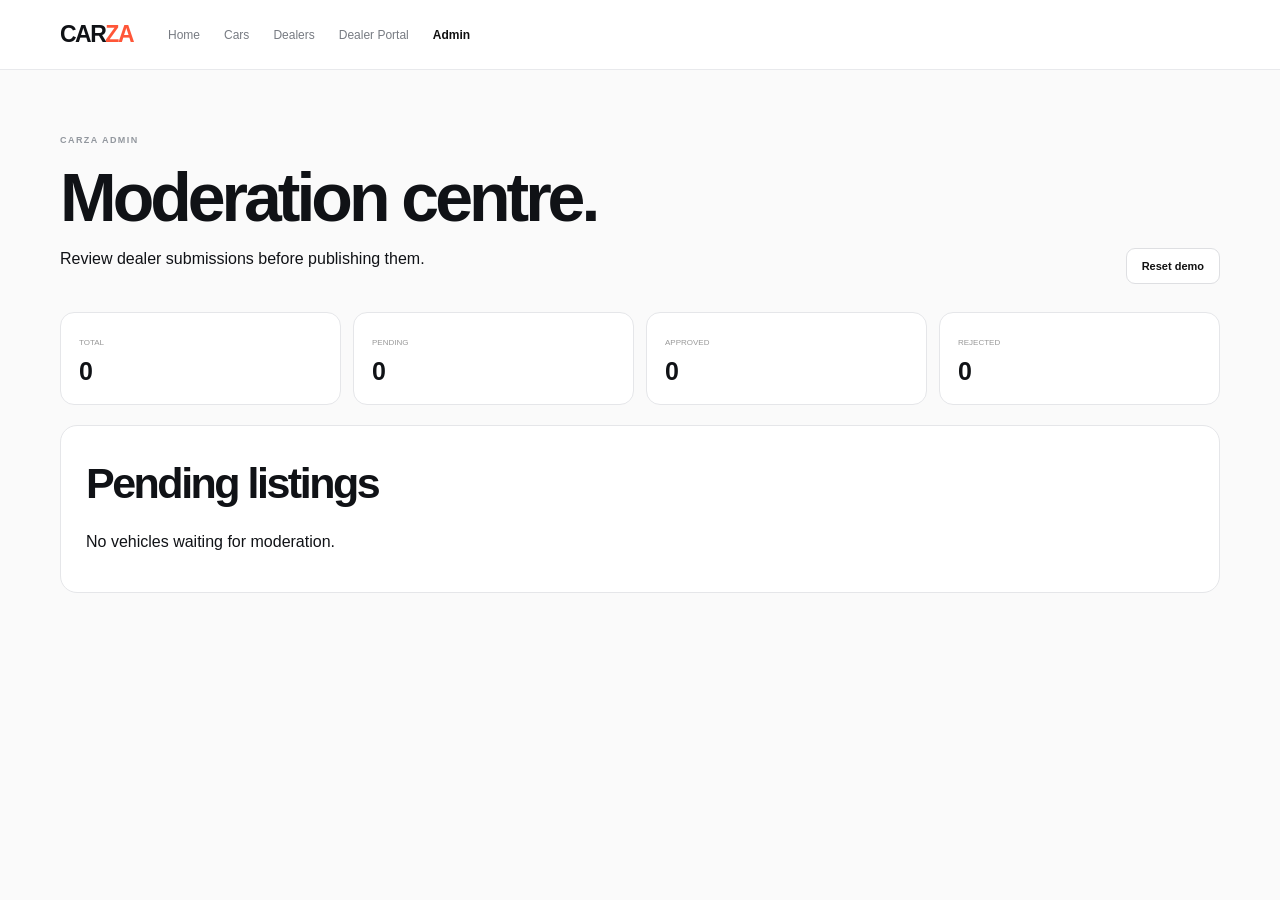
<file: admin.html>
<!DOCTYPE html>
<html lang="en">

<head>

<meta charset="UTF-8">

<meta
name="viewport"
content="width=device-width, initial-scale=1.0"
>

<title>Admin — CARZA</title>

<link rel="stylesheet" href="styles.css">

</head>

<body>

<header>

<div class="container nav">

<a href="index.html" class="logo">
CAR<span>ZA</span>
</a>

<nav>

<a href="index.html">Home</a>
<a href="cars.html">Cars</a>
<a href="dealers.html">Dealers</a>
<a href="dealer.html">Dealer Portal</a>
<a href="admin.html" class="active">Admin</a>

</nav>

</div>

</header>


<main class="portal">

<div class="container">

<div class="dashboard-top">

<div>

<div class="eyebrow">
CARZA ADMIN
</div>

<h1>
Moderation centre.
</h1>

<p>
Review dealer submissions before publishing them.
</p>

</div>


<button
class="outline-button"
onclick="resetDemoData()"
>
Reset demo
</button>

</div>


<div id="adminStats" class="stats"></div>


<section class="panel">

<h2>
Pending listings
</h2>

<div id="moderationQueue"></div>

</section>

</div>

</main>


<script src="app.js"></script>

</body>

</html>
</file>
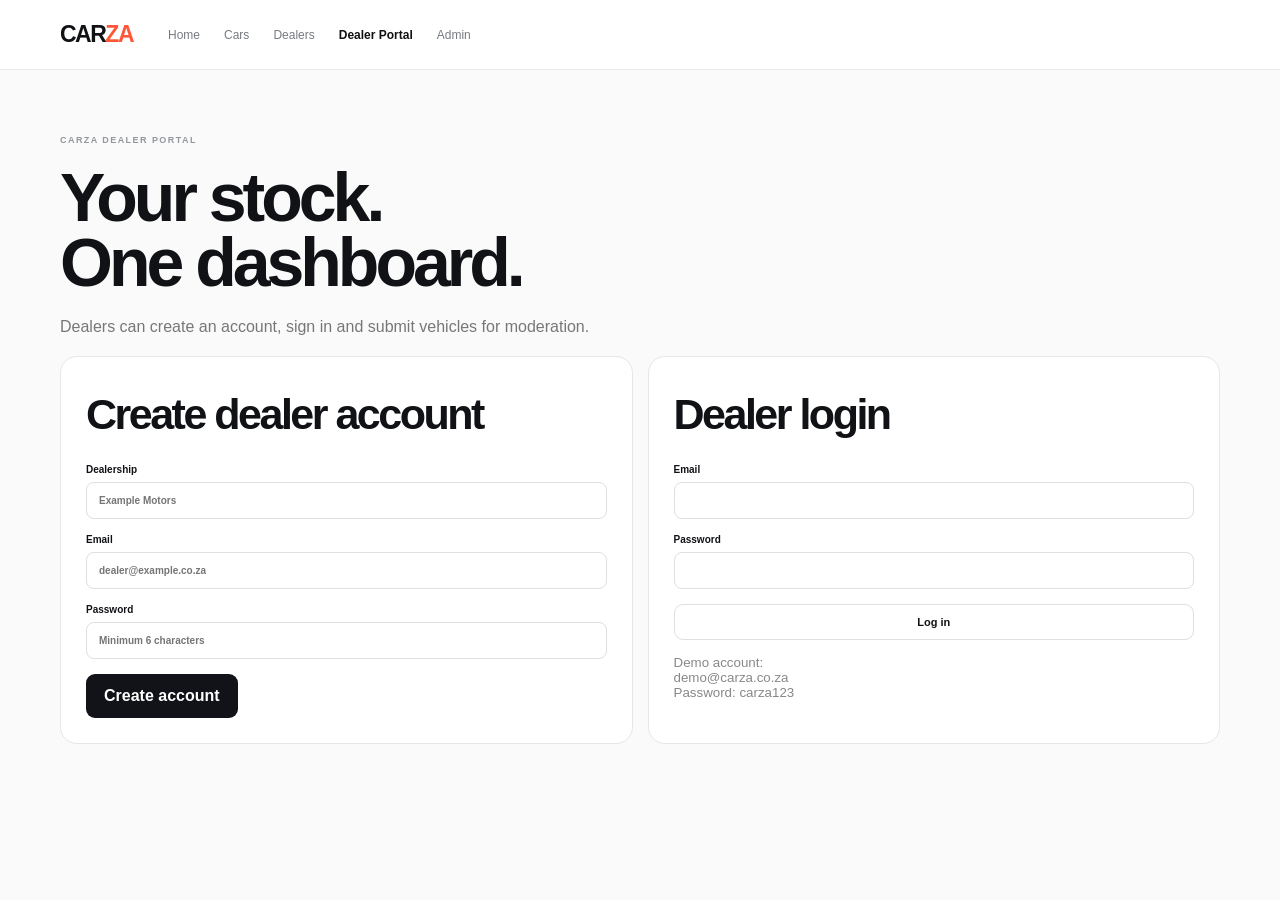
<file: dealer.html>
<!DOCTYPE html>
<html lang="en">

<head>

<meta charset="UTF-8">
<meta name="viewport" content="width=device-width, initial-scale=1.0">

<title>Dealer Portal — CARZA</title>

<link rel="stylesheet" href="styles.css">

</head>

<body>

<header>

<div class="container nav">

<a href="index.html" class="logo">
CAR<span>ZA</span>
</a>

<nav id="mainNav">

<a href="index.html">Home</a>
<a href="cars.html">Cars</a>
<a href="dealers.html">Dealers</a>
<a href="dealer.html" class="active">Dealer Portal</a>
<a href="admin.html">Admin</a>

</nav>

<button class="menu-button" onclick="toggleMenu()">☰</button>

</div>

</header>


<main class="portal">

<div class="container">


<div id="authentication">

<div class="portal-heading">

<div class="eyebrow">
CARZA DEALER PORTAL
</div>

<h1>
Your stock.<br>
One dashboard.
</h1>

<p>
Dealers can create an account, sign in and submit vehicles
for moderation.
</p>

</div>


<div class="auth-grid">


<form id="signupForm" class="panel">

<h2>Create dealer account</h2>

<label>

Dealership

<input
id="signupName"
required
placeholder="Example Motors"
>

</label>


<label>

Email

<input
id="signupEmail"
type="email"
required
placeholder="dealer@example.co.za"
>

</label>


<label>

Password

<input
id="signupPassword"
type="password"
required
minlength="6"
placeholder="Minimum 6 characters"
>

</label>


<button class="primary-button">
Create account
</button>

</form>



<form id="loginForm" class="panel">

<h2>Dealer login</h2>

<label>

Email

<input
id="loginEmail"
type="email"
required
>

</label>


<label>

Password

<input
id="loginPassword"
type="password"
required
>

</label>


<button class="outline-button full-width">
Log in
</button>

<small>
Demo account:<br>
demo@carza.co.za<br>
Password: carza123
</small>

</form>

</div>

</div>



<div id="dashboard" class="hidden">

<div class="dashboard-top">

<div>

<div class="eyebrow">
DEALER DASHBOARD
</div>

<h1 id="dealerWelcome"></h1>

</div>

<button
class="outline-button"
onclick="logoutDealer()"
>
Log out
</button>

</div>


<div id="dealerStats" class="stats"></div>


<section class="panel">

<div class="panel-heading">

<h2>Your stock</h2>

<button
class="primary-button"
onclick="showVehicleForm()"
>
+ Add vehicle
</button>

</div>


<div id="dealerStock"></div>

</section>

</div>



<div id="vehicleUpload" class="hidden">

<div class="dashboard-top">

<div>

<div class="eyebrow">
NEW LISTING
</div>

<h1>Add a vehicle.</h1>

</div>

<button
class="outline-button"
onclick="showDashboard()"
>
← Back
</button>

</div>


<form id="vehicleForm" class="panel">

<div class="form-grid">


<label>
Make
<input id="vehicleMake" required>
</label>


<label>
Model
<input id="vehicleModel" required>
</label>


<label>
Year
<input id="vehicleYear" type="number" required>
</label>


<label>
Price
<input id="vehiclePrice" type="number" required>
</label>


<label>
Mileage
<input id="vehicleMileage" type="number" required>
</label>


<label>
Location
<input
id="vehicleLocation"
required
placeholder="Johannesburg"
>
</label>


<label>
Body type

<select id="vehicleBody">

<option>SUV</option>
<option>Sedan</option>
<option>Bakkie</option>
<option>Hatchback</option>

</select>

</label>


<label>
Transmission

<select id="vehicleTransmission">

<option>Automatic</option>
<option>Manual</option>

</select>

</label>


<label>
Fuel

<select id="vehicleFuel">

<option>Petrol</option>
<option>Diesel</option>
<option>Hybrid</option>
<option>Electric</option>

</select>

</label>


<label>
Image URL

<input
id="vehicleImage"
placeholder="https://..."
>

</label>


</div>


<div class="notice">

🛡️ V7 prototype: vehicle submissions are stored locally
for demonstration and sent into the moderation queue.

</div>


<button class="primary-button">
Submit for moderation →
</button>

</form>

</div>


</div>

</main>


<script src="app.js"></script>

</body>

</html>
</file>
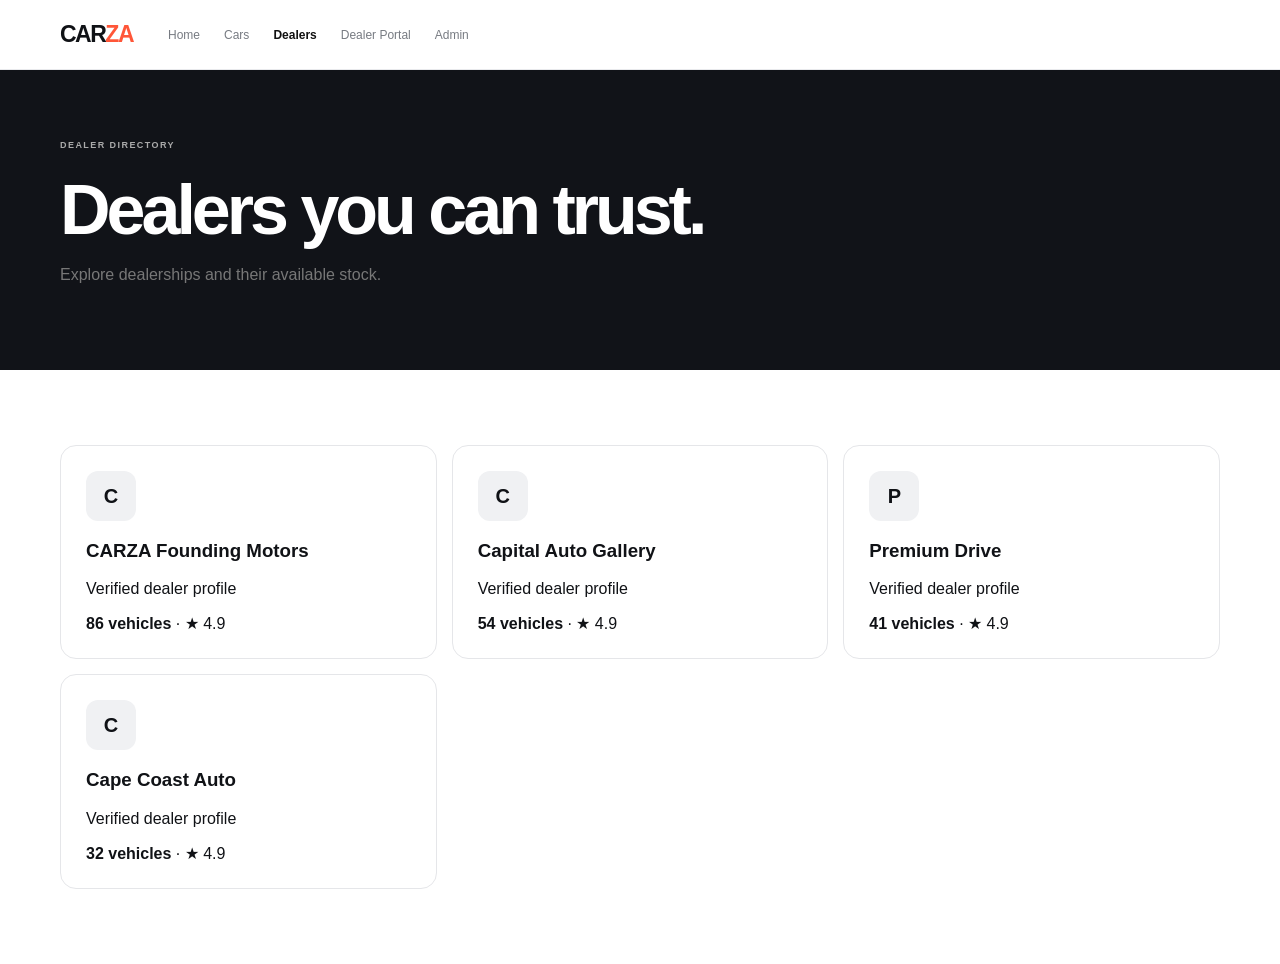
<file: dealers.html>
<!DOCTYPE html>
<html lang="en">

<head>

<meta charset="UTF-8">
<meta name="viewport" content="width=device-width, initial-scale=1.0">

<title>Dealers — CARZA</title>

<link rel="stylesheet" href="styles.css">

</head>

<body>

<header>

<div class="container nav">

<a href="index.html" class="logo">
CAR<span>ZA</span>
</a>

<nav id="mainNav">

<a href="index.html">Home</a>
<a href="cars.html">Cars</a>
<a href="dealers.html" class="active">Dealers</a>
<a href="dealer.html">Dealer Portal</a>
<a href="admin.html">Admin</a>

</nav>

<button class="menu-button" onclick="toggleMenu()">☰</button>

</div>

</header>


<section class="page-header dark-page">

<div class="container">

<div class="eyebrow light">
DEALER DIRECTORY
</div>

<h1>Dealers you can trust.</h1>

<p>
Explore dealerships and their available stock.
</p>

</div>

</section>


<section class="section">

<div class="container">

<div id="dealerGrid" class="dealer-grid"></div>

</div>

</section>


<script src="app.js"></script>

</body>

</html>
</file>
<file: styles.css>
* {
  box-sizing: border-box;
}

html {
  scroll-behavior: smooth;
}

body {
  margin: 0;
  font-family: Arial, Helvetica, sans-serif;
  color: #101216;
  background: #ffffff;
}

a {
  text-decoration: none;
  color: inherit;
}

button,
input,
select {
  font: inherit;
}

.container {
  width: min(1160px, calc(100% - 30px));
  margin: auto;
}


/* NAVIGATION */

header {
  height: 70px;
  background: white;
  border-bottom: 1px solid #e8e9ec;
  position: sticky;
  top: 0;
  z-index: 100;
}

.nav {
  height: 100%;
  display: flex;
  align-items: center;
  gap: 35px;
}

.logo {
  font-size: 23px;
  font-weight: 900;
  letter-spacing: -1.5px;
}

.logo span {
  color: #ff5638;
}

nav {
  display: flex;
  gap: 24px;
  flex: 1;
}

nav a {
  color: #777b82;
  font-size: 12px;
}

nav a:hover,
nav a.active {
  color: #111;
  font-weight: bold;
}

.menu-button {
  display: none;
  border: 0;
  background: none;
  font-size: 25px;
}


/* HERO */

.hero {
  padding: 95px 0 80px;
  background: linear-gradient(
    135deg,
    #f7f8f9,
    #ffffff
  );
}

.eyebrow {
  font-size: 9px;
  font-weight: 900;
  letter-spacing: 0.16em;
  color: #92979e;
}

.light {
  color: #aaa !important;
}

.hero h1 {
  font-size: clamp(48px, 7vw, 84px);
  line-height: 0.95;
  letter-spacing: -5px;
  margin: 22px 0;
}

.hero h1 span {
  color: #ff5638;
}

.hero-text {
  color: #737780;
  max-width: 600px;
  line-height: 1.7;
}

.hero-search {
  display: grid;
  grid-template-columns: 2fr 1fr 1fr auto;
  gap: 8px;
  background: white;
  padding: 10px;
  border: 1px solid #e2e3e6;
  border-radius: 17px;
  margin-top: 35px;
  box-shadow: 0 20px 50px rgba(0,0,0,0.08);
}

.hero-search input,
.hero-search select,
.filters input,
.filters select {
  border: 1px solid #e1e3e6;
  border-radius: 9px;
  padding: 13px;
  outline: none;
  background: white;
}

.hero-search button,
.primary-button {
  background: #111318;
  color: white;
  border: none;
  border-radius: 9px;
  padding: 13px 18px;
  font-weight: bold;
  cursor: pointer;
}


/* SECTIONS */

.section {
  padding: 75px 0;
}

.section-header,
.panel-heading,
.dashboard-top {
  display: flex;
  justify-content: space-between;
  align-items: flex-end;
  gap: 20px;
  margin-bottom: 28px;
}

h2 {
  font-size: 43px;
  letter-spacing: -2.5px;
  margin: 8px 0 25px;
}

.outline-button {
  display: inline-block;
  border: 1px solid #dedfe2;
  background: white;
  color: #111;
  border-radius: 9px;
  padding: 11px 15px;
  font-size: 11px;
  font-weight: bold;
  cursor: pointer;
}

.full-width {
  width: 100%;
}


/* CARDS */

.car-grid {
  display: grid;
  grid-template-columns: repeat(4, 1fr);
  gap: 15px;
}

.car-card {
  border: 1px solid #e7e8eb;
  border-radius: 16px;
  overflow: hidden;
  background: white;
  transition: 0.2s;
}

.car-card:hover {
  transform: translateY(-4px);
  box-shadow: 0 15px 40px rgba(0,0,0,0.08);
}

.car-card img {
  width: 100%;
  height: 180px;
  object-fit: cover;
  display: block;
}

.car-info {
  padding: 15px;
}

.car-info h3 {
  font-size: 14px;
  margin: 0;
}

.car-price {
  font-size: 17px;
  font-weight: 900;
  margin: 8px 0;
}

.car-meta {
  color: #777b82;
  font-size: 9px;
  line-height: 1.7;
}


/* DARK SECTION */

.dark-section {
  background: #111318;
  color: white;
  padding: 75px 0;
}

.smartmatch {
  display: flex;
  justify-content: space-between;
  align-items: center;
  gap: 30px;
}

.dark-section h2 {
  font-size: 46px;
}

.dark-section p {
  color: #aeb2b9;
  max-width: 550px;
  line-height: 1.7;
}

.white-button {
  display: inline-block;
  background: white;
  color: #111;
  padding: 12px 16px;
  border-radius: 9px;
  font-size: 11px;
  font-weight: bold;
}

.match-card {
  min-width: 250px;
  background: #1d2026;
  border: 1px solid #30343a;
  border-radius: 17px;
  padding: 25px;
  display: flex;
  align-items: center;
  gap: 15px;
}

.match-card strong {
  font-size: 42px;
  color: #68dfa0;
}


/* FEATURES */

.feature-grid {
  display: grid;
  grid-template-columns: repeat(4, 1fr);
  gap: 15px;
}

.feature {
  border: 1px solid #e5e6e9;
  border-radius: 16px;
  padding: 23px;
}

.feature b {
  color: #ff5638;
}

.feature h3 {
  margin-top: 35px;
}

.feature p {
  color: #7a7e85;
  font-size: 11px;
  line-height: 1.6;
}


/* PAGE HEADER */

.page-header {
  padding: 70px 0;
  background: #f7f7f8;
}

.page-header h1 {
  font-size: 70px;
  letter-spacing: -4px;
  margin: 20px 0 10px;
}

.page-header p {
  color: #777;
}

.dark-page {
  background: #111318;
  color: white;
}


/* FILTERS */

.filters {
  display: grid;
  grid-template-columns: 2fr 1fr 1fr 1fr auto;
  gap: 8px;
  padding: 10px;
  background: #f6f7f8;
  border-radius: 15px;
  margin-bottom: 25px;
}

.results-count {
  color: #777;
  font-size: 11px;
  margin-bottom: 15px;
}


/* DEALERS */

.dealer-grid {
  display: grid;
  grid-template-columns: repeat(3, 1fr);
  gap: 15px;
}

.dealer-card {
  border: 1px solid #e5e6e9;
  border-radius: 16px;
  padding: 25px;
}

.dealer-icon {
  width: 50px;
  height: 50px;
  background: #f0f1f3;
  border-radius: 12px;
  display: grid;
  place-items: center;
  font-weight: bold;
  font-size: 20px;
}


/* PORTAL */

.portal {
  min-height: calc(100vh - 70px);
  background: #fafafa;
  padding: 65px 0;
}

.portal-heading h1,
.dashboard-top h1 {
  font-size: 68px;
  letter-spacing: -4px;
  line-height: 0.95;
  margin: 20px 0;
}

.portal-heading p {
  color: #777;
  max-width: 600px;
  line-height: 1.6;
}

.auth-grid {
  display: grid;
  grid-template-columns: 1fr 1fr;
  gap: 15px;
}

.panel {
  background: white;
  border: 1px solid #e5e6e9;
  border-radius: 17px;
  padding: 25px;
}

.panel label {
  display: block;
  font-size: 10px;
  font-weight: bold;
  margin: 15px 0;
}

.panel input,
.panel select {
  display: block;
  width: 100%;
  margin-top: 7px;
  border: 1px solid #dedfe2;
  border-radius: 8px;
  padding: 12px;
}

.panel small {
  color: #888;
  display: block;
  margin-top: 15px;
}

.hidden {
  display: none !important;
}


/* STATS */

.stats {
  display: grid;
  grid-template-columns: repeat(4, 1fr);
  gap: 12px;
  margin: 20px 0;
}

.stat {
  background: white;
  border: 1px solid #e5e6e9;
  border-radius: 14px;
  padding: 18px;
}

.stat small {
  color: #999;
  font-size: 8px;
}

.stat strong {
  display: block;
  font-size: 25px;
  margin-top: 8px;
}


/* FORM */

.form-grid {
  display: grid;
  grid-template-columns: 1fr 1fr;
  gap: 5px 15px;
}

.notice {
  background: #f1f2f4;
  padding: 13px;
  border-radius: 9px;
  font-size: 10px;
  margin: 18px 0;
}


/* LIST ROWS */

.stock-row,
.queue-row {
  display: flex;
  align-items: center;
  gap: 13px;
  padding: 13px 0;
  border-top: 1px solid #eee;
}

.stock-row img,
.queue-row img {
  width: 85px;
  height: 58px;
  object-fit: cover;
  border-radius: 8px;
}

.stock-row strong,
.queue-row strong {
  display: block;
  font-size: 10px;
}

.stock-row small,
.queue-row small {
  color: #888;
  font-size: 9px;
}

.status {
  margin-left: auto;
  padding: 6px 9px;
  border-radius: 99px;
  background: #fff2d8;
  color: #a26800;
  font-size: 8px;
  font-weight: bold;
}

.status.approved {
  background: #e3f8ed;
  color: #147b4b;
}

.queue-actions {
  margin-left: auto;
  display: flex;
  gap: 6px;
}

.approve,
.reject {
  border: none;
  padding: 8px;
  border-radius: 7px;
  font-size: 9px;
  font-weight: bold;
  cursor: pointer;
}

.approve {
  background: #168451;
  color: white;
}

.reject {
  background: #ffe8e6;
  color: #a52d26;
}


/* FOOTER */

footer {
  border-top: 1px solid #e6e7e9;
  padding: 30px 0;
}

.footer-content {
  display: flex;
  justify-content: space-between;
  align-items: center;
  color: #888;
  font-size: 10px;
}


/* MOBILE */

@media(max-width: 850px) {

  nav {
    display: none;
    position: absolute;
    top: 70px;
    left: 0;
    right: 0;
    background: white;
    flex-direction: column;
    padding: 20px;
    border-bottom: 1px solid #ddd;
  }

  nav.open {
    display: flex;
  }

  .menu-button {
    display: block;
    margin-left: auto;
  }

  .car-grid {
    grid-template-columns: repeat(2, 1fr);
  }

  .feature-grid {
    grid-template-columns: 1fr 1fr;
  }

  .dealer-grid {
    grid-template-columns: 1fr 1fr;
  }

  .stats {
    grid-template-columns: 1fr 1fr;
  }

  .auth-grid {
    grid-template-columns: 1fr;
  }

  .hero-search,
  .filters {
    grid-template-columns: 1fr 1fr;
  }

}


@media(max-width: 600px) {

  .container {
    width: calc(100% - 24px);
  }

  .hero {
    padding: 65px 0;
  }

  .hero h1,
  .page-header h1,
  .portal-heading h1,
  .dashboard-top h1 {
    font-size: 50px;
    letter-spacing: -3px;
  }

  .hero-search,
  .filters,
  .form-grid {
    grid-template-columns: 1fr;
  }

  .car-grid,
  .feature-grid,
  .dealer-grid {
    grid-template-columns: 1fr;
  }

  .section-header,
  .dashboard-top,
  .smartmatch {
    flex-direction: column;
    align-items: flex-start;
  }

  .match-card {
    width: 100%;
  }

  .footer-content {
    flex-direction: column;
    align-items: flex-start;
    gap: 10px;
  }

}
</file>
